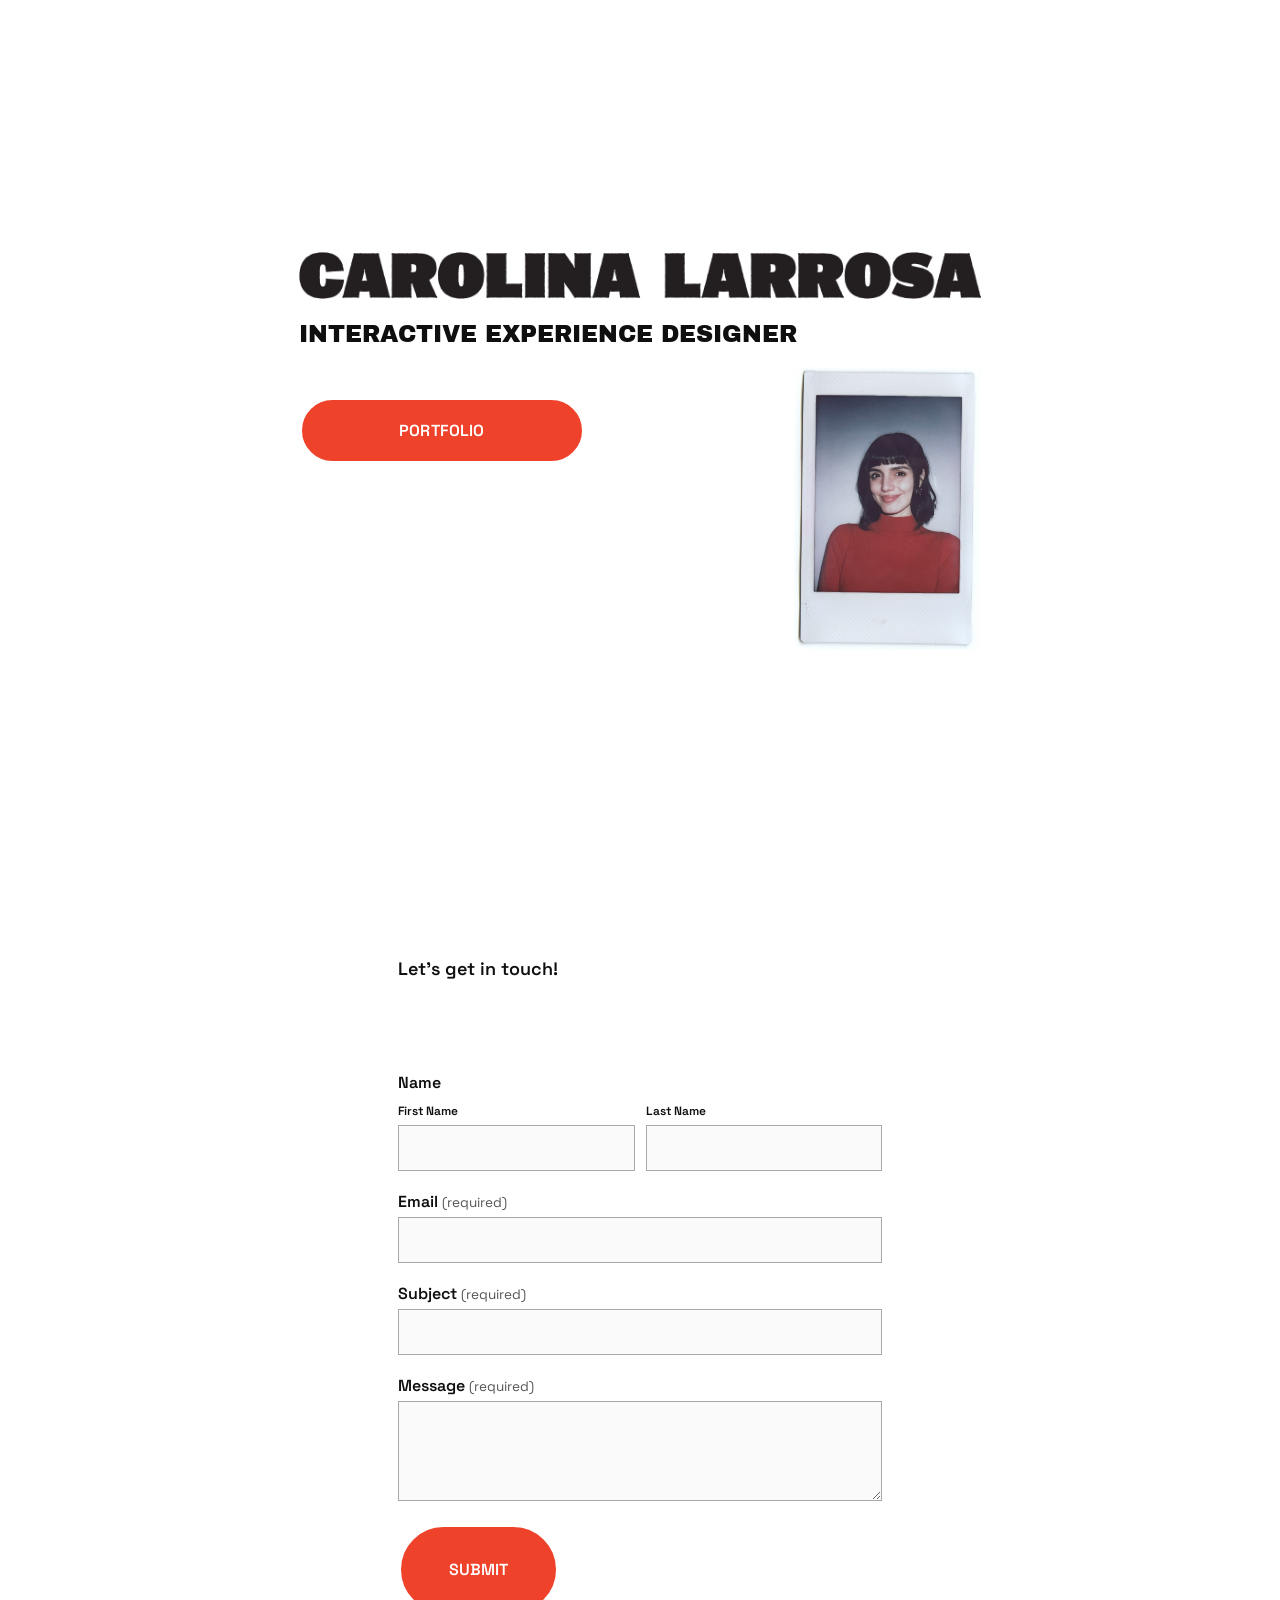
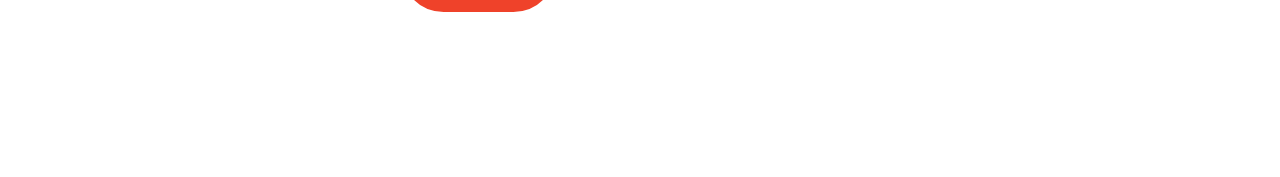
<file: worse.html>
<!doctype html>
<html lang="en-CA">
  <head>
    <meta charset="utf-8">
    <meta http-equiv="X-UA-Compatible" content="IE=edge,chrome=1">
    <meta name="viewport" content="width=device-width, initial-scale=1">
    <meta name="description" content="Interactive Experience Designer Carolina Larrosa.">
    <title>carolina larrosa</title>
    <link rel="canonical" href="https://www.carolinalarrosa.com/">
    <link rel="preconnect" href="https://fonts.googleapis.com">
    <link rel="preconnect" href="https://fonts.gstatic.com" crossorigin>
    <link
      rel="stylesheet"
      href="https://fonts.googleapis.com/css2?family=Space+Grotesk:wght@400;600;700&family=Archivo+Black&display=swap"
    >
    <link rel="icon" type="image/x-icon" href="assets/favicon.png">
    <link rel="stylesheet" href="styles.css">
  </head>
  <body>
    <header class="site-header" aria-label="Site header">
      <a class="site-title" href="./">carolina larrosa</a>
      <a class="cart-link" href="cart" aria-label="Cart">0</a>
    </header>

    <main id="page">
      <section class="hero" aria-label="Home page">
        <div class="hero-grid">
          <img
            class="brand-art"
            src="assets/carolina-larrosa-brand.png"
            width="1492"
            height="102"
            alt="carolina larrosa"
          >

          <h1 class="role">Interactive Experience Designer</h1>

          <img
            class="portrait"
            src="assets/carolina-larrosa-polaroid.png"
            width="736"
            height="1113"
            alt="Polaroid portrait of Carolina Larrosa"
          >

          <a class="portfolio-link" href="s/CarolinaLarrosa_Portfolio_260211_WEB3.pdf" target="_blank" rel="noreferrer">Portfolio</a>
        </div>
      </section>

      <section class="contact-section" aria-labelledby="contact-heading">
        <div class="contact-grid">
          <h2 id="contact-heading" class="contact-heading">Let&rsquo;s get in touch!</h2>

          <form class="contact-form" action="mailto:hello@carolinalarrosa.com" method="post" enctype="text/plain">
            <div class="name-fields" role="group" aria-labelledby="name-label">
              <div id="name-label" class="name-legend">Name</div>

              <div class="name-row">
                <div class="name-field">
                  <label for="first-name">First Name</label>
                  <input id="first-name" type="text" name="first-name" autocomplete="given-name">
                </div>

                <div class="name-field">
                  <label for="last-name">Last Name</label>
                  <input id="last-name" type="text" name="last-name" autocomplete="family-name">
                </div>
              </div>
            </div>

            <div class="form-field">
              <label class="field-label" for="email">Email <span class="required">(required)</span></label>
              <input id="email" type="email" name="email" autocomplete="email" required>
            </div>

            <div class="form-field">
              <label class="field-label" for="subject">Subject <span class="required">(required)</span></label>
              <input id="subject" type="text" name="subject" required>
            </div>

            <div class="form-field">
              <label class="field-label" for="message">Message <span class="required">(required)</span></label>
              <textarea id="message" name="message" required></textarea>
            </div>

            <button type="submit">Submit</button>
          </form>
        </div>
      </section>
    </main>
  </body>
</html>
</file>
<file: styles.css>
:root {
  color-scheme: light;
  --background: #fff;
  --foreground: #0f0f0f;
  --site-gutter: 4vw;
  --mobile-gutter: 6vw;
  --site-max-width: 1500px;
  --gap: 11px;
}

* {
  box-sizing: border-box;
}

html {
  min-height: 100%;
}

body {
  min-height: 100%;
  margin: 0;
  background: var(--background);
  color: var(--foreground);
  font-family: "Space Grotesk", Arial, Helvetica, sans-serif;
  font-size: 16px;
  line-height: 1.4;
}

a {
  color: inherit;
}

.site-header {
  display: none;
  position: absolute;
  top: 0;
  left: 0;
  z-index: 10;
  width: 100%;
  align-items: flex-start;
  justify-content: space-between;
  padding: 2.5vw 3vw;
  font-size: 16px;
  line-height: 1.2;
}

.site-title,
.cart-link {
  text-decoration: none;
}

.hero,
.contact-section {
  width: 100%;
  overflow-x: clip;
}

.hero {
  display: grid;
  align-items: center;
  min-height: 100vh;
}

.hero-grid,
.contact-grid {
  --grid-gutter: calc(var(--site-gutter) - var(--gap));
  --cell-max-width: calc((var(--site-max-width) - (var(--gap) * 23)) / 24);
  --container-width: min(var(--site-max-width), calc(100vw - var(--site-gutter) * 2));
  display: grid;
  grid-template-columns:
    minmax(var(--grid-gutter), 1fr)
    repeat(24, minmax(0, var(--cell-max-width)))
    minmax(var(--grid-gutter), 1fr);
  column-gap: var(--gap);
  row-gap: var(--gap);
}

.hero-grid {
  grid-template-rows: repeat(11, minmax(27.75px, auto));
  min-height: 415px;
}

.brand-art {
  display: block;
  grid-area: 1 / 7 / 3 / 21;
  align-self: center;
  justify-self: center;
  width: 100%;
  height: auto;
}

.role {
  grid-area: 3 / 7 / 5 / 21;
  align-self: start;
  justify-self: stretch;
  min-width: 0;
  width: 100%;
  margin: 0;
  padding: 0;
  font-family: "Archivo Black", "Space Grotesk", Arial, Helvetica, sans-serif;
  font-size: clamp(20px, 1.85vw, 28px);
  font-weight: 400;
  line-height: 1.2;
  text-transform: uppercase;
}

.portrait {
  display: block;
  grid-area: 4 / 17 / 12 / 21;
  align-self: center;
  justify-self: start;
  width: 100%;
  height: auto;
}

.portfolio-link {
  display: flex;
  grid-area: 5 / 7 / 7 / 13;
  align-items: center;
  justify-content: center;
  min-height: 64px;
  border: 3px solid #fff;
  border-radius: 300px;
  background: #ef422a;
  color: #fff;
  font-family: "Space Grotesk", Arial, Helvetica, sans-serif;
  font-size: 16px;
  font-weight: 600;
  letter-spacing: 0.01em;
  line-height: 1;
  padding: 0 48px;
  text-decoration: none;
  text-transform: uppercase;
}

.contact-section {
  padding: 12vh 0 7vw;
}

.contact-grid {
  grid-template-rows: repeat(19, minmax(calc(var(--container-width) * 0.0215), auto));
}

.contact-heading {
  grid-area: 1 / 9 / 4 / 19;
  align-self: start;
  margin: 0;
  font-family: "Space Grotesk", Arial, Helvetica, sans-serif;
  font-size: clamp(18px, 1.35vw, 21px);
  font-weight: 600;
  line-height: 1.25;
}

.contact-form {
  display: grid;
  grid-area: 3 / 9 / 20 / 19;
  align-content: start;
  gap: 17px;
  transform: translateY(-12px);
  width: 100%;
}

.name-fields {
  margin: 0;
  padding: 0;
  border: 0;
}

.name-legend {
  margin: 0;
  padding: 0;
  font-size: 16px;
  font-weight: 600;
  line-height: 28px;
}

.name-row {
  display: grid;
  grid-template-columns: repeat(2, minmax(0, 1fr));
  gap: 11px;
}

.contact-form label {
  display: block;
  font-size: 16px;
  font-weight: 600;
  line-height: 28px;
}

.name-field label {
  font-size: 12px;
}

.contact-form .required {
  color: #555;
  font-size: 0.85em;
  font-weight: 400;
}

.contact-form input,
.contact-form textarea {
  width: 100%;
  border: 1px solid #a9a9a9;
  border-radius: 0;
  background: #fafafa;
  color: inherit;
  font: inherit;
  font-weight: 600;
  padding: 10px;
}

.contact-form input {
  height: 46px;
}

.contact-form textarea {
  height: 100px;
  resize: vertical;
}

.contact-form button {
  justify-self: start;
  align-self: start;
  min-width: 161px;
  height: 91px;
  border: 3px solid #fff;
  border-radius: 300px;
  background: #ef422a;
  color: #fff;
  cursor: pointer;
  font-family: "Space Grotesk", Arial, Helvetica, sans-serif;
  font-size: 16px;
  font-weight: 600;
  line-height: 1;
  padding: 32px 48px;
  text-transform: uppercase;
}

.contact-form button:hover,
.portfolio-link:hover {
  background: #ef422a;
}

.contact-form input:focus,
.contact-form textarea:focus {
  background: #fafafa;
  outline: 2px solid #000;
}

@media (max-width: 767px) {
  .site-header {
    padding: 6vw;
    font-size: 15px;
  }

  .hero {
    align-items: start;
    padding-top: 29.1vh;
  }

  .hero-grid,
  .contact-grid {
    --grid-gutter: calc(var(--mobile-gutter) - var(--gap));
    --cell-max-width: calc((var(--site-max-width) - (var(--gap) * 7)) / 8);
    grid-template-columns:
      minmax(var(--grid-gutter), 1fr)
      repeat(8, minmax(0, var(--cell-max-width)))
      minmax(var(--grid-gutter), 1fr);
  }

  .hero-grid {
    grid-template-rows: repeat(17, 24px);
    min-height: 0;
  }

  .contact-grid {
    grid-template-rows: repeat(17, minmax(24px, auto));
  }

  .brand-art {
    grid-area: 1 / 2 / 3 / 10;
  }

  .role {
    grid-area: 3 / 2 / 5 / 10;
    font-size: 24px;
  }

  .portrait {
    grid-area: 5 / 2 / 11 / 10;
    justify-self: center;
    width: auto;
    max-width: 100%;
    height: 100%;
    max-height: 100%;
  }

  .portfolio-link {
    grid-area: 11 / 3 / 13 / 9;
    min-height: 56px;
  }

  .contact-section {
    padding-top: 10.4vh;
    padding-bottom: 12vw;
  }

  .contact-grid {
    grid-template-rows: repeat(21, minmax(24px, auto));
  }

  .contact-heading {
    grid-area: 2 / 2 / 5 / 10;
    font-size: 21px;
  }

  .contact-form {
    grid-area: 4 / 2 / 22 / 10;
    gap: 17px;
  }
}

@media (max-width: 600px) {
  .hero {
    padding-top: 25.7vh;
  }

  .contact-section {
    padding-top: 6.6vh;
  }

  .contact-form {
    transform: translateY(36px);
  }
}

@media (min-width: 768px) and (max-width: 999px) {
  .hero {
    padding-top: 3.6vh;
  }

  .brand-art {
    transform: translateY(22px);
  }

  .portrait {
    transform: translateY(-42px);
  }

  .contact-section {
    padding-top: 13.6vh;
  }
}

@media (min-width: 601px) {
  .contact-heading {
    transform: translateY(-50px);
  }
}
</file>
